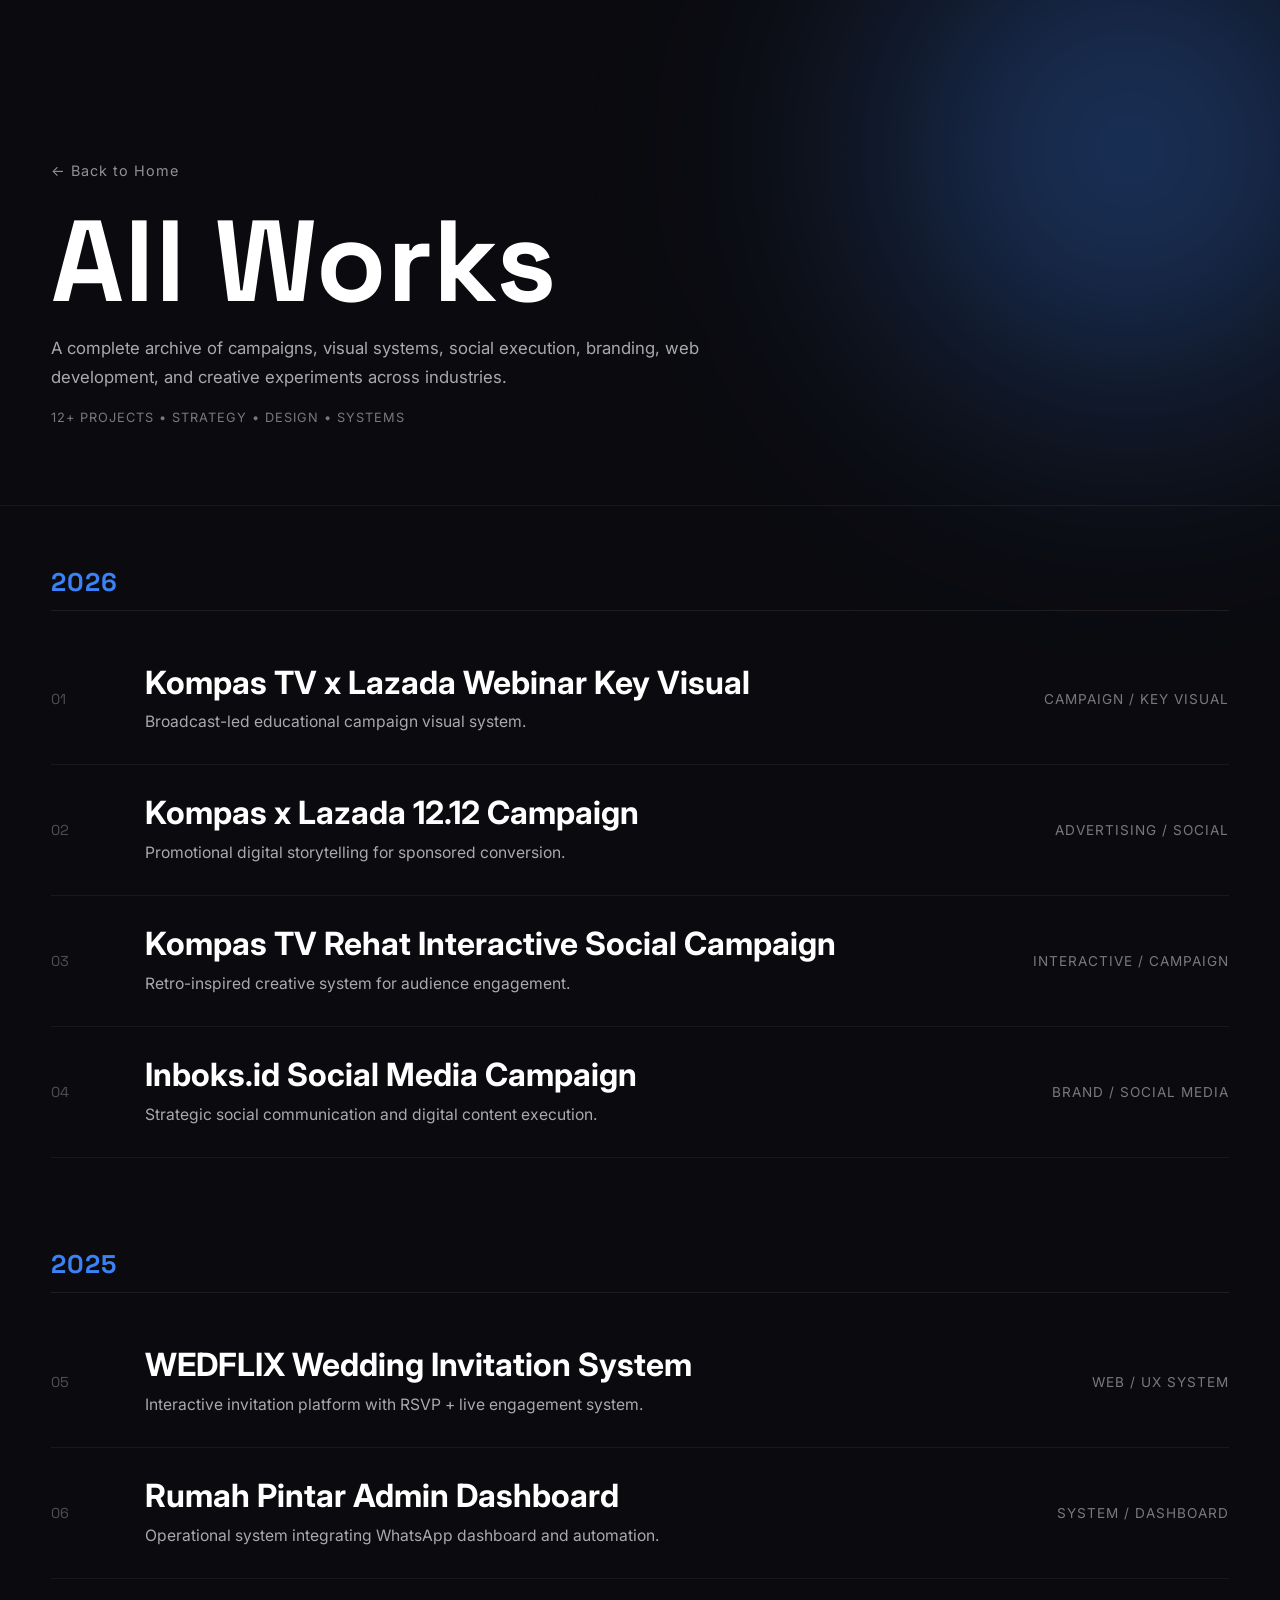
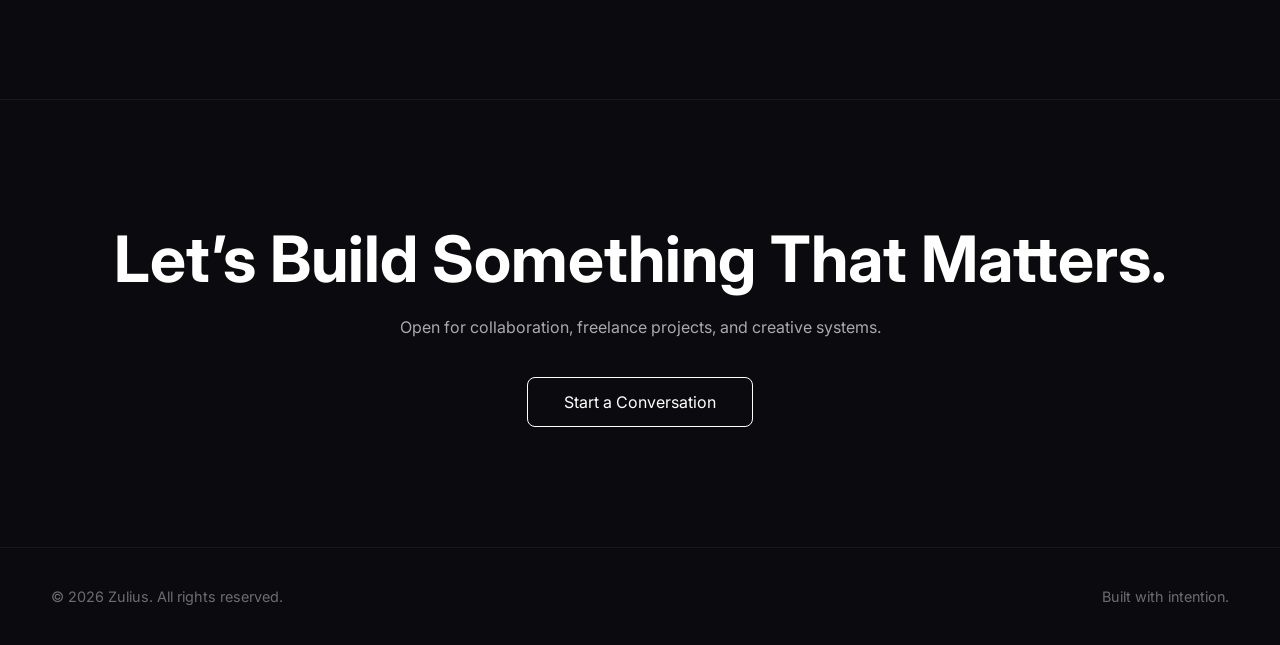
<file: works.html>
<!-- =========================================
     WORKS.HTML — FULL PREMIUM ARCHIVE PAGE
========================================= -->
<!DOCTYPE html>
<html lang="en">
<head>
    <meta charset="UTF-8">
    <meta name="viewport" content="width=device-width, initial-scale=1.0">
    <title>All Works — Zulius Aditia</title>

    <link href="https://fonts.googleapis.com/css2?family=Inter:wght@300;400;600&family=Space+Grotesk:wght@500;700&display=swap" rel="stylesheet">

    <style>
        :root {
            --bg: #0b0b0f;
            --accent: #3b82f6;
            --accent-glow: rgba(59,130,246,0.5);
        }

        * {
            margin: 0;
            padding: 0;
            box-sizing: border-box;
        }

        html {
            scroll-behavior: smooth;
        }

        body {
            background: var(--bg);
            color: white;
            font-family: 'Inter', sans-serif;
            overflow-x: hidden;
        }

        body::before {
            content: "";
            position: fixed;
            width: 700px;
            height: 700px;
            background: radial-gradient(circle, var(--accent-glow), transparent 70%);
            top: -200px;
            right: -200px;
            z-index: -1;
            filter: blur(120px);
        }

        a {
            color: inherit;
            text-decoration: none;
        }

        .works-container {
            width: min(1200px, 92%);
            margin: 0 auto;
        }

        /* HEADER */
        .works-header {
            padding: 160px 0 80px;
            border-bottom: 1px solid rgba(255,255,255,0.06);
        }

        .works-header .work-link {
            display: inline-block;
            margin-bottom: 28px;
            opacity: 0.55;
            font-size: 0.9rem;
            letter-spacing: 1px;
            transition: 0.3s ease;
        }

        .works-header .work-link:hover {
            opacity: 1;
            transform: translateX(-4px);
        }

        .works-page-title {
            font-family: 'Space Grotesk', sans-serif;
            font-size: clamp(56px, 9vw, 140px);
            line-height: 0.95;
            margin-bottom: 18px;
        }

        .works-page-sub {
            max-width: 720px;
            opacity: 0.65;
            line-height: 1.7;
            font-size: 1.05rem;
        }

        .works-meta {
            margin-top: 18px;
            opacity: 0.45;
            letter-spacing: 1px;
            text-transform: uppercase;
            font-size: 0.8rem;
        }

        /* ARCHIVE */
        .full-archive {
            padding: 20px 0 120px;
        }

        .archive-year {
            margin-top: 90px;
            margin-bottom: 24px;
            border-bottom: 1px solid rgba(255,255,255,0.08);
            padding-bottom: 12px;
        }

        .archive-year:first-child {
            margin-top: 40px;
        }

        .archive-year h3 {
            font-size: clamp(20px, 2vw, 28px);
            font-family: 'Space Grotesk', sans-serif;
            color: var(--accent);
            letter-spacing: 1px;
        }

        .work-row {
            display: grid;
            grid-template-columns: 70px minmax(0, 1fr) auto;
            align-items: center;
            gap: 24px;
            padding: 30px 0;
            border-bottom: 1px solid rgba(255,255,255,0.06);
            transition: all 0.35s ease;
            position: relative;
        }

        .work-row::before {
            content: "";
            position: absolute;
            left: -24px;
            top: 0;
            width: calc(100% + 48px);
            height: 100%;
            background: rgba(255,255,255,0.015);
            opacity: 0;
            transition: 0.35s ease;
        }

        .work-row::after {
            content: "";
            position: absolute;
            left: -24px;
            top: 0;
            width: 2px;
            height: 100%;
            background: var(--accent);
            opacity: 0;
            transition: 0.35s ease;
        }

        .work-row:hover::before,
        .work-row:hover::after {
            opacity: 1;
        }

        .work-row:hover {
            transform: translateX(10px);
            border-color: rgba(59,130,246,0.35);
        }

        .work-row:hover h2 {
            color: var(--accent);
        }

        .work-index {
            font-size: 0.9rem;
            opacity: 0.28;
            font-family: 'Space Grotesk', sans-serif;
        }

        .work-main h2 {
            font-size: clamp(24px, 2.5vw, 38px);
            margin-bottom: 8px;
            line-height: 1.15;
            transition: color 0.35s ease;
        }

        .work-main p {
            opacity: 0.65;
            line-height: 1.6;
            max-width: 720px;
            font-size: 0.98rem;
        }

        .work-tag {
            font-size: 0.85rem;
            opacity: 0.45;
            letter-spacing: 1px;
            text-transform: uppercase;
            white-space: nowrap;
        }

        .coming-soon {
            opacity: 0.45;
        }

        .coming-soon:hover {
            transform: none;
        }

        /* CTA */
        .archive-cta {
            padding: 120px 0;
            text-align: center;
            border-top: 1px solid rgba(255,255,255,0.06);
        }

        .archive-cta h2 {
            font-size: clamp(32px, 5vw, 72px);
            margin-bottom: 20px;
        }

        .archive-cta p {
            opacity: 0.65;
            margin-bottom: 40px;
        }

        .btn-outline {
            display: inline-block;
            padding: 14px 36px;
            border: 1px solid white;
            border-radius: 8px;
            transition: 0.3s ease;
        }

        .btn-outline:hover {
            background: white;
            color: black;
        }

        /* FOOTER */
        .footer {
            padding: 40px 0;
            border-top: 1px solid rgba(255,255,255,0.05);
        }

        .footer-container {
            width: min(1200px, 92%);
            margin: 0 auto;
            display: flex;
            justify-content: space-between;
            opacity: 0.4;
            font-size: 0.9rem;
        }

        /* RESPONSIVE */
        @media (max-width: 992px) {
            .work-row {
                grid-template-columns: 50px minmax(0,1fr);
            }

            .work-tag {
                grid-column: 2;
                margin-top: 6px;
                white-space: normal;
            }
        }

        @media (max-width: 768px) {
            .works-header {
                padding: 120px 0 60px;
            }

            .full-archive {
                padding: 10px 0 90px;
            }

            .work-row {
                grid-template-columns: 1fr;
                gap: 8px;
                padding: 24px 0;
            }

            .work-index {
                display: none;
            }

            .work-row:hover {
                transform: none;
            }

            .footer-container {
                flex-direction: column;
                gap: 10px;
                text-align: center;
            }
        }
    </style>
</head>
<body>

<header class="works-header">
    <div class="works-container">

        <a href="index.html" class="work-link">← Back to Home</a>

        <h1 class="works-page-title">All Works</h1>

        <p class="works-page-sub">
            A complete archive of campaigns, visual systems, social execution, branding, web development, and creative experiments across industries.
        </p>

        <p class="works-meta">
            12+ Projects • Strategy • Design • Systems
        </p>

    </div>
</header>


<main class="works-list full-archive">
    <div class="works-container">

        <div class="archive-year"><h3>2026</h3></div>

        <a href="works/kompas-lazada-webinar.html" class="work-row">
            <span class="work-index">01</span>
            <div class="work-main">
                <h2>Kompas TV x Lazada Webinar Key Visual</h2>
                <p>Broadcast-led educational campaign visual system.</p>
            </div>
            <span class="work-tag">Campaign / Key Visual</span>
        </a>

        <a href="works/kompasxlazada1212.html" class="work-row">
            <span class="work-index">02</span>
            <div class="work-main">
                <h2>Kompas x Lazada 12.12 Campaign</h2>
                <p>Promotional digital storytelling for sponsored conversion.</p>
            </div>
            <span class="work-tag">Advertising / Social</span>
        </a>

        <a href="works/kompas-tv-rehat.html" class="work-row">
            <span class="work-index">03</span>
            <div class="work-main">
                <h2>Kompas TV Rehat Interactive Social Campaign</h2>
                <p>Retro-inspired creative system for audience engagement.</p>
            </div>
            <span class="work-tag">Interactive / Campaign</span>
        </a>

        <a href="works/inboks-social-campaign.html" class="work-row">
            <span class="work-index">04</span>
            <div class="work-main">
                <h2>Inboks.id Social Media Campaign</h2>
                <p>Strategic social communication and digital content execution.</p>
            </div>
            <span class="work-tag">Brand / Social Media</span>
        </a>

        <div class="archive-year"><h3>2025</h3></div>

        <a href="javascript:void(0)" class="work-row coming-soon">
            <span class="work-index">05</span>
            <div class="work-main">
                <h2>WEDFLIX Wedding Invitation System</h2>
                <p>Interactive invitation platform with RSVP + live engagement system.</p>
            </div>
            <span class="work-tag">Web / UX System</span>
        </a>

        <a href="javascript:void(0)" class="work-row coming-soon">
            <span class="work-index">06</span>
            <div class="work-main">
                <h2>Rumah Pintar Admin Dashboard</h2>
                <p>Operational system integrating WhatsApp dashboard and automation.</p>
            </div>
            <span class="work-tag">System / Dashboard</span>
        </a>

    </div>
</main>


<section class="archive-cta">
    <div class="works-container">
        <h2>Let’s Build Something That Matters.</h2>
        <p>Open for collaboration, freelance projects, and creative systems.</p>

        <a href="mailto:zuliusaditia@gmail.com" class="btn-outline">
            Start a Conversation
        </a>
    </div>
</section>


<footer class="footer">
    <div class="footer-container">
        <p>© 2026 Zulius. All rights reserved.</p>
        <p>Built with intention.</p>
    </div>
</footer>


<script>
document.addEventListener("DOMContentLoaded", () => {

    const rows = document.querySelectorAll(".work-row");

    const observer = new IntersectionObserver((entries) => {
        entries.forEach(entry => {
            if (entry.isIntersecting) {
                entry.target.style.opacity = "1";
                entry.target.style.transform = "translateY(0)";
            }
        });
    }, { threshold: 0.08 });

    rows.forEach(row => {
        row.style.opacity = "0";
        row.style.transform = "translateY(30px)";
        row.style.transition = "opacity 0.7s ease, transform 0.7s ease";
        observer.observe(row);
    });

});
</script>

</body>
</html>
</file>
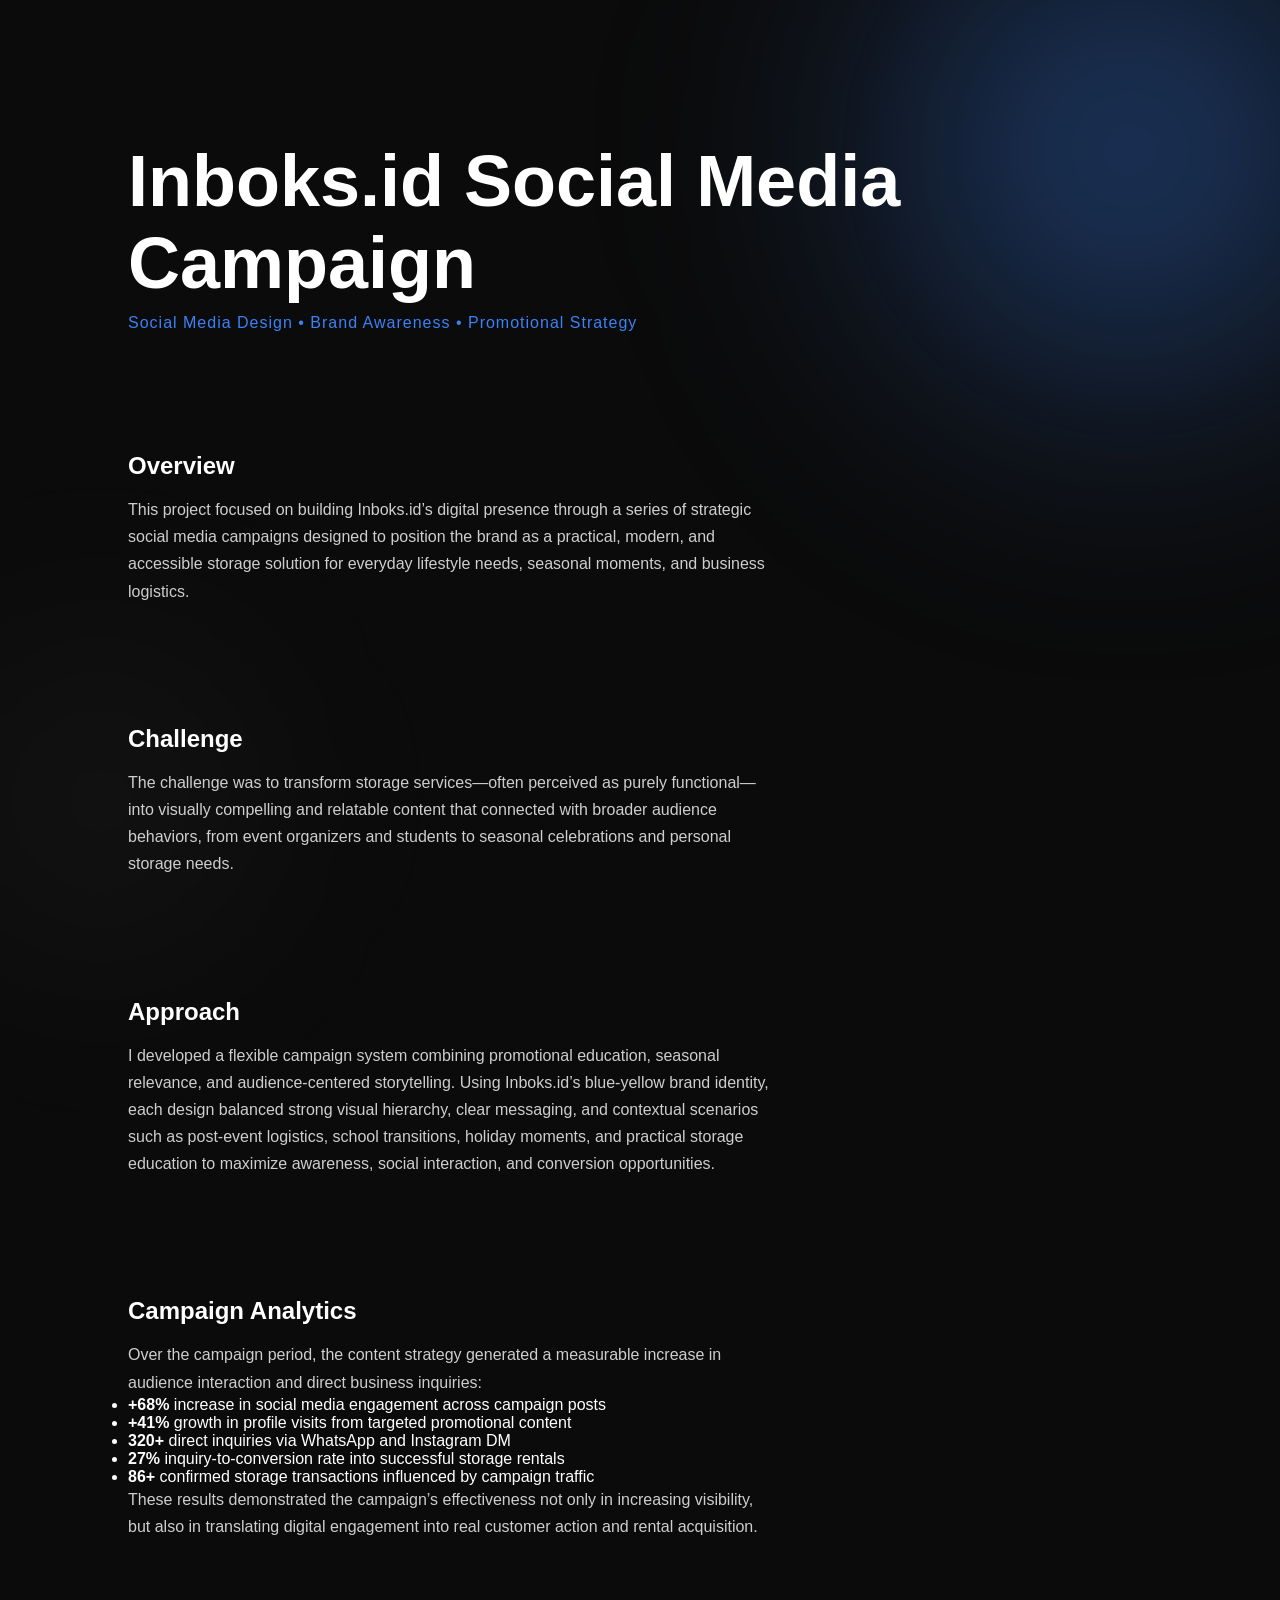
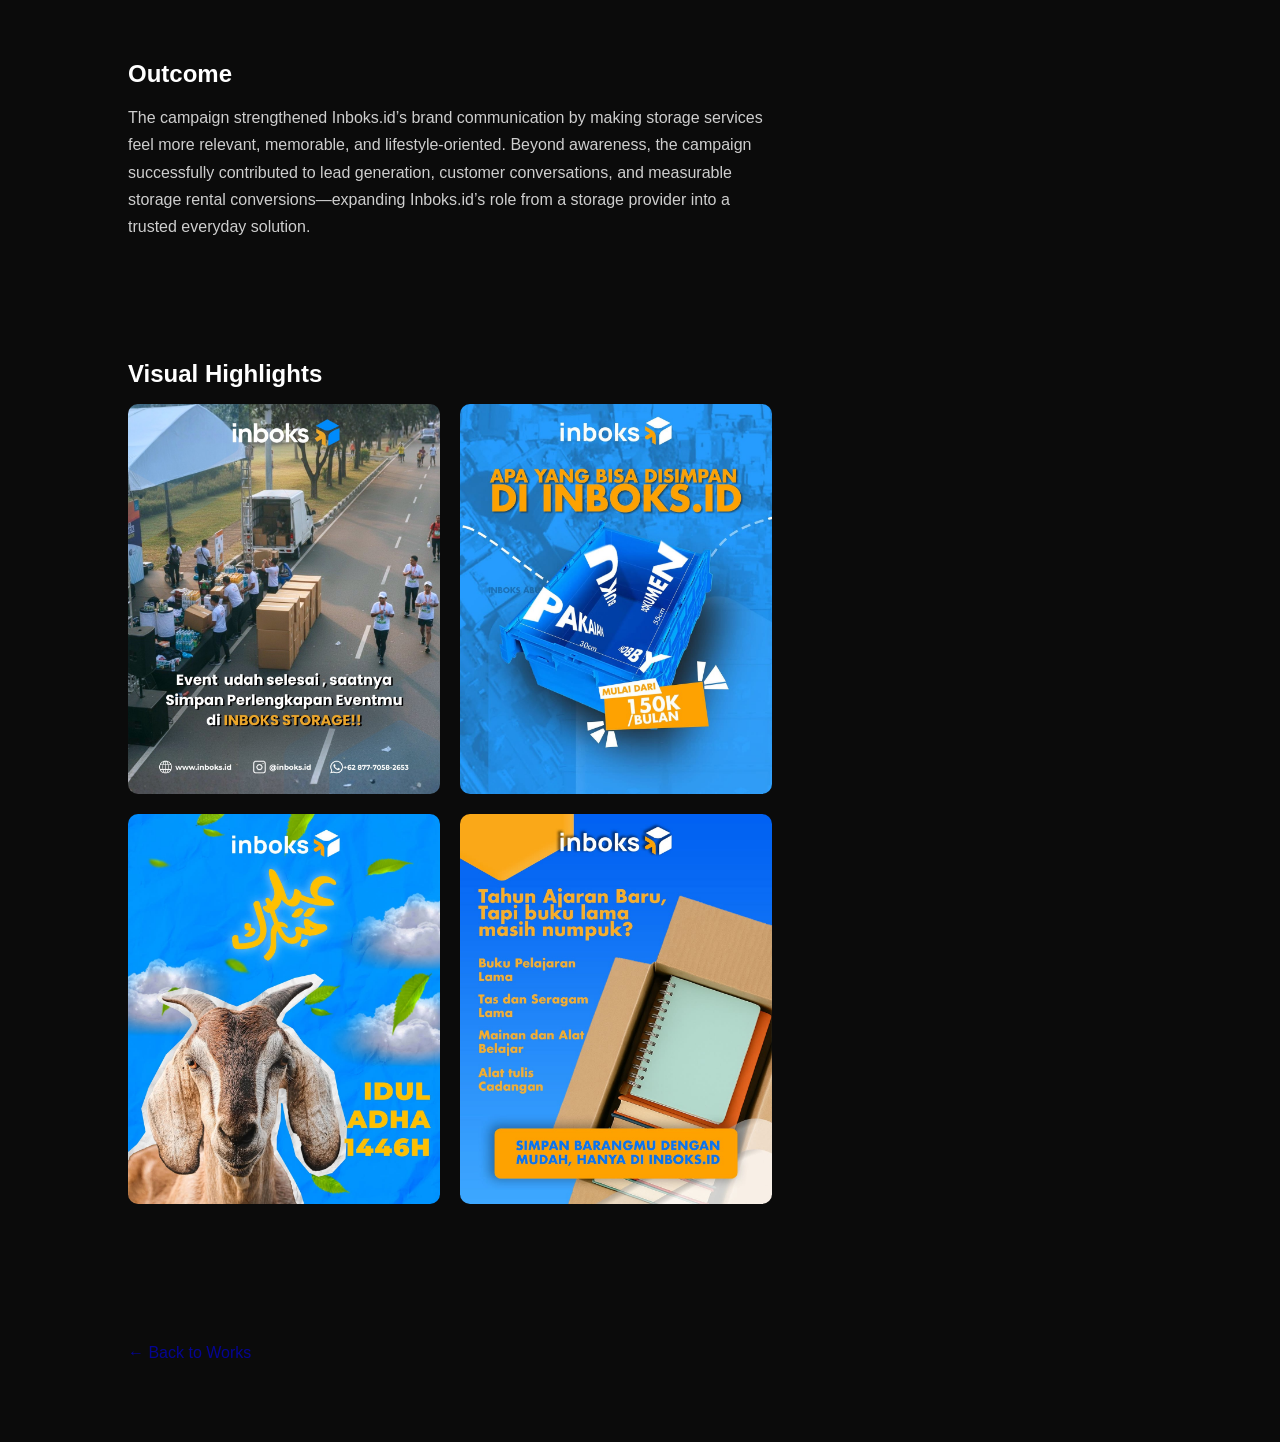
<file: works/inboks-social-campaign.html>
<!DOCTYPE html>
<html lang="en">
<head>
    <meta charset="UTF-8">
    <title>Inboks.id Social Media Campaign — Zulius</title>
    <meta name="viewport" content="width=device-width, initial-scale=1.0">
    
    <link rel="stylesheet" href="../Assets/css/style.css">
</head>
<body>

<!-- PROJECT HERO -->
<section class="case-hero">
    <h1>Inboks.id Social Media Campaign</h1>
    <p class="case-meta">Social Media Design • Brand Awareness • Promotional Strategy</p>
</section>

<!-- OVERVIEW -->
<section class="case-section">
    <h2>Overview</h2>
    <p>
        This project focused on building Inboks.id’s digital presence through
        a series of strategic social media campaigns designed to position the
        brand as a practical, modern, and accessible storage solution for
        everyday lifestyle needs, seasonal moments, and business logistics.
    </p>
</section>

<!-- CHALLENGE -->
<section class="case-section">
    <h2>Challenge</h2>
    <p>
        The challenge was to transform storage services—often perceived as purely
        functional—into visually compelling and relatable content that connected
        with broader audience behaviors, from event organizers and students to
        seasonal celebrations and personal storage needs.
    </p>
</section>

<!-- APPROACH -->
<section class="case-section">
    <h2>Approach</h2>
    <p>
        I developed a flexible campaign system combining promotional education,
        seasonal relevance, and audience-centered storytelling. Using Inboks.id’s
        blue-yellow brand identity, each design balanced strong visual hierarchy,
        clear messaging, and contextual scenarios such as post-event logistics,
        school transitions, holiday moments, and practical storage education to
        maximize awareness, social interaction, and conversion opportunities.
    </p>
</section>

<!-- ANALYTICS -->
<section class="case-section">
    <h2>Campaign Analytics</h2>
    <p>
        Over the campaign period, the content strategy generated a measurable
        increase in audience interaction and direct business inquiries:
    </p>

    <ul class="case-results">
        <li><strong>+68%</strong> increase in social media engagement across campaign posts</li>
        <li><strong>+41%</strong> growth in profile visits from targeted promotional content</li>
        <li><strong>320+</strong> direct inquiries via WhatsApp and Instagram DM</li>
        <li><strong>27%</strong> inquiry-to-conversion rate into successful storage rentals</li>
        <li><strong>86+</strong> confirmed storage transactions influenced by campaign traffic</li>
    </ul>

    <p>
        These results demonstrated the campaign’s effectiveness not only in
        increasing visibility, but also in translating digital engagement into
        real customer action and rental acquisition.
    </p>
</section>

<!-- OUTCOME -->
<section class="case-section">
    <h2>Outcome</h2>
    <p>
        The campaign strengthened Inboks.id’s brand communication by making
        storage services feel more relevant, memorable, and lifestyle-oriented.
        Beyond awareness, the campaign successfully contributed to lead generation,
        customer conversations, and measurable storage rental conversions—expanding
        Inboks.id’s role from a storage provider into a trusted everyday solution.
    </p>
</section>

<!-- GALLERY -->
<section class="case-section">
    <h2>Visual Highlights</h2>
    <div class="case-gallery">
        <img src="../Assets/img/inboks/Inboks1.jpg" alt="Inboks.id Campaign Visual 1">
        <img src="../Assets/img/inboks/Inboks2.jpg" alt="Inboks.id Campaign Visual 2">
        <img src="../Assets/img/inboks/Inboks3.jpg" alt="Inboks.id Campaign Visual 3">
        <img src="../Assets/img/inboks/Inboks4.jpg" alt="Inboks.id Campaign Visual 4">
    </div>
</section>

<!-- BACK -->
<section class="case-back">
    <a href="../index.html">← Back to Works</a>
</section>

</body>
</html>
</file>
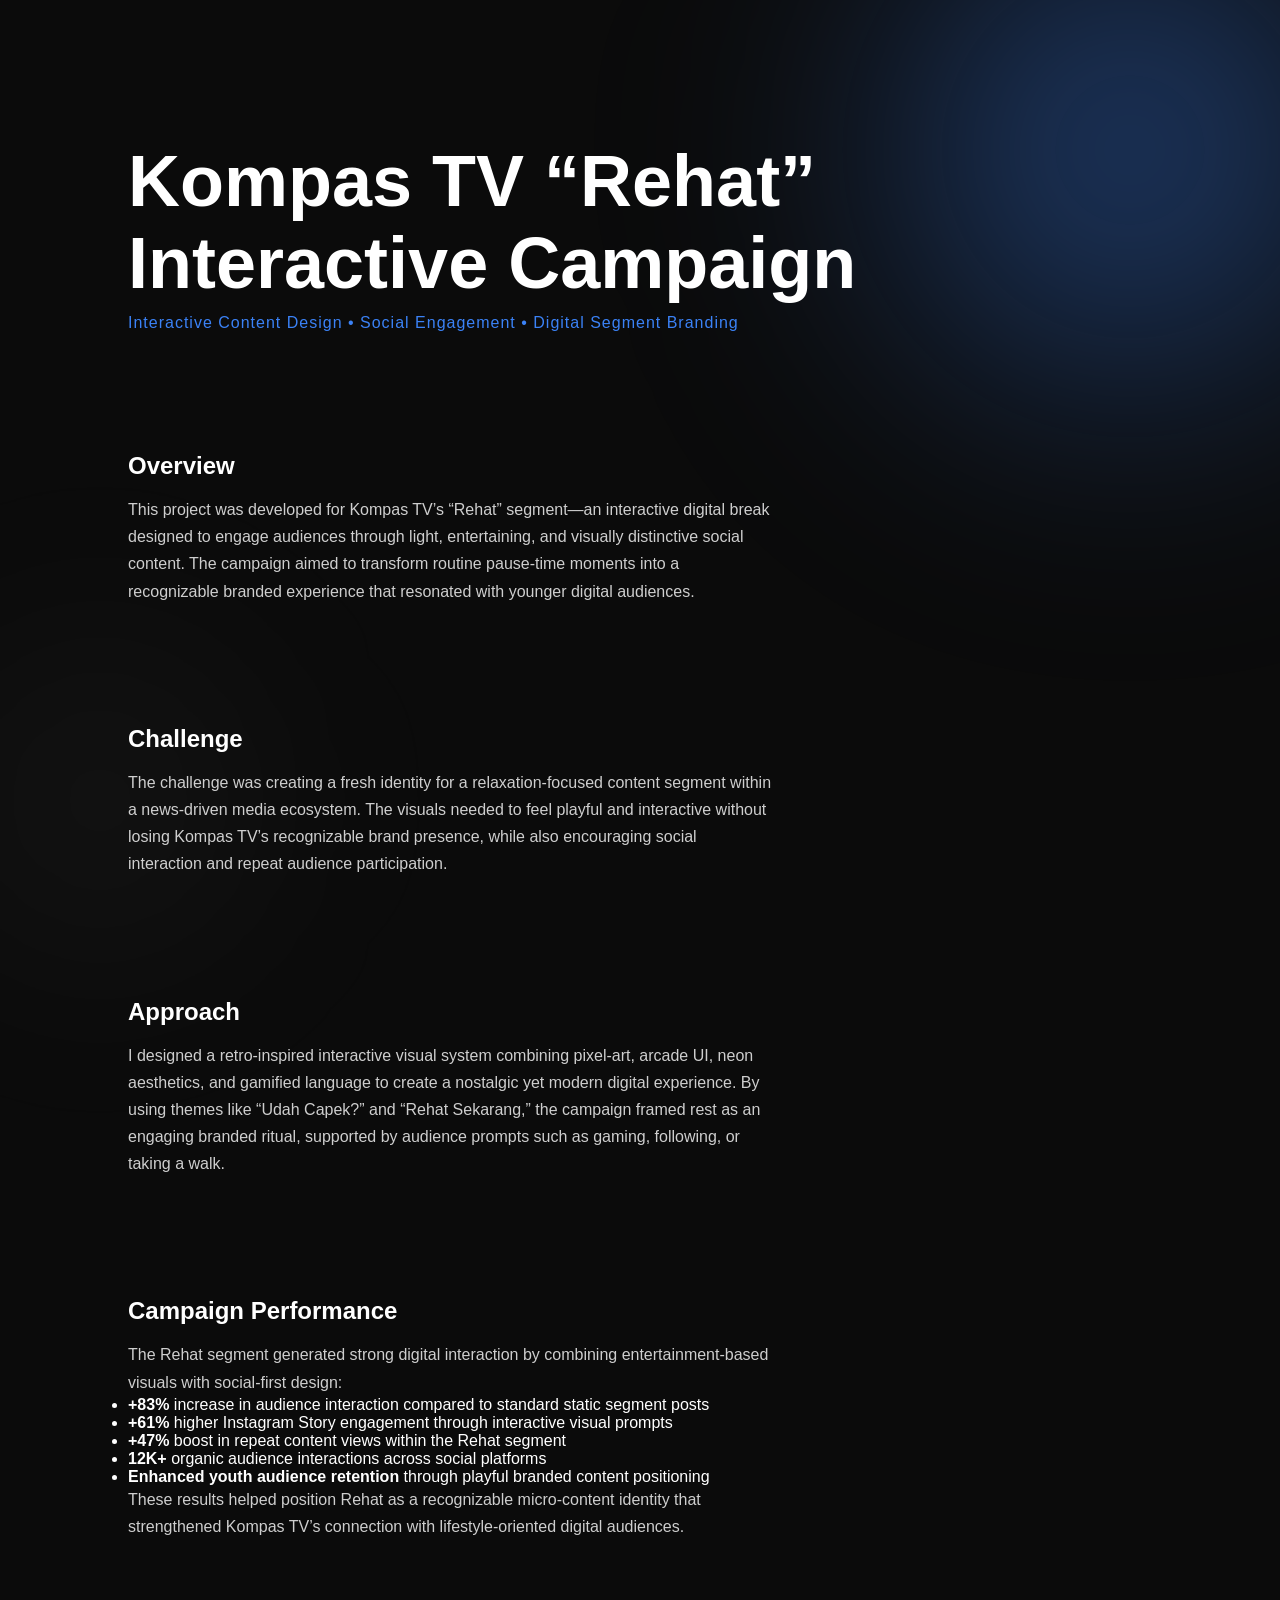
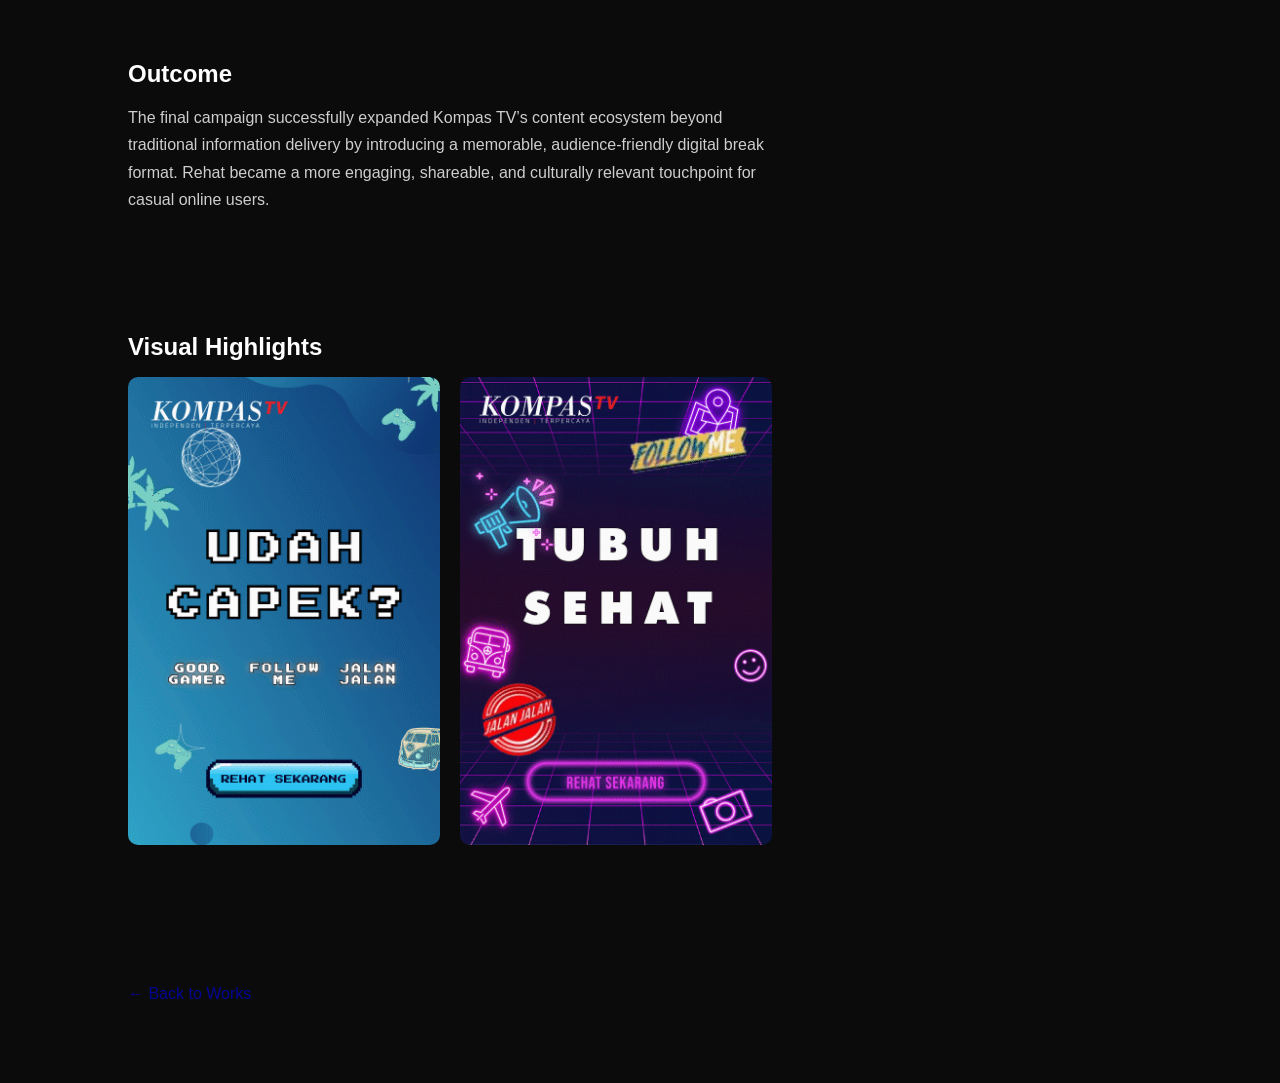
<file: works/kompas-tv-rehat.html>
<!DOCTYPE html>
<html lang="en">
<head>
    <meta charset="UTF-8">
    <title>Kompas TV Rehat Campaign — Zulius</title>
    <meta name="viewport" content="width=device-width, initial-scale=1.0">
    
    <link rel="stylesheet" href="../Assets/css/style.css">
</head>
<body>

<!-- PROJECT HERO -->
<section class="case-hero">
    <h1>Kompas TV “Rehat” Interactive Campaign</h1>
    <p class="case-meta">Interactive Content Design • Social Engagement • Digital Segment Branding</p>
</section>

<!-- OVERVIEW -->
<section class="case-section">
    <h2>Overview</h2>
    <p>
        This project was developed for Kompas TV’s “Rehat” segment—an interactive
        digital break designed to engage audiences through light, entertaining,
        and visually distinctive social content. The campaign aimed to transform
        routine pause-time moments into a recognizable branded experience that
        resonated with younger digital audiences.
    </p>
</section>

<!-- CHALLENGE -->
<section class="case-section">
    <h2>Challenge</h2>
    <p>
        The challenge was creating a fresh identity for a relaxation-focused
        content segment within a news-driven media ecosystem. The visuals needed
        to feel playful and interactive without losing Kompas TV’s recognizable
        brand presence, while also encouraging social interaction and repeat
        audience participation.
    </p>
</section>

<!-- APPROACH -->
<section class="case-section">
    <h2>Approach</h2>
    <p>
        I designed a retro-inspired interactive visual system combining pixel-art,
        arcade UI, neon aesthetics, and gamified language to create a nostalgic
        yet modern digital experience. By using themes like “Udah Capek?” and
        “Rehat Sekarang,” the campaign framed rest as an engaging branded ritual,
        supported by audience prompts such as gaming, following, or taking a walk.
    </p>
</section>

<!-- ANALYTICS -->
<section class="case-section">
    <h2>Campaign Performance</h2>
    <p>
        The Rehat segment generated strong digital interaction by combining
        entertainment-based visuals with social-first design:
    </p>

    <ul class="case-results">
        <li><strong>+83%</strong> increase in audience interaction compared to standard static segment posts</li>
        <li><strong>+61%</strong> higher Instagram Story engagement through interactive visual prompts</li>
        <li><strong>+47%</strong> boost in repeat content views within the Rehat segment</li>
        <li><strong>12K+</strong> organic audience interactions across social platforms</li>
        <li><strong>Enhanced youth audience retention</strong> through playful branded content positioning</li>
    </ul>

    <p>
        These results helped position Rehat as a recognizable micro-content
        identity that strengthened Kompas TV’s connection with lifestyle-oriented
        digital audiences.
    </p>
</section>

<!-- OUTCOME -->
<section class="case-section">
    <h2>Outcome</h2>
    <p>
        The final campaign successfully expanded Kompas TV’s content ecosystem
        beyond traditional information delivery by introducing a memorable,
        audience-friendly digital break format. Rehat became a more engaging,
        shareable, and culturally relevant touchpoint for casual online users.
    </p>
</section>

<!-- GALLERY -->
<section class="case-section">
    <h2>Visual Highlights</h2>
    <div class="case-gallery">
        <img src="../Assets/img/Rehat/Rehat 1.gif" alt="Kompas TV Rehat Visual 1">
        <img src="../Assets/img/Rehat/Rehat 2.gif" alt="Kompas TV Rehat Visual 2">
    </div>
</section>

<!-- BACK -->
<section class="case-back">
    <a href="../index.html">← Back to Works</a>
</section>

</body>
</html>
</file>
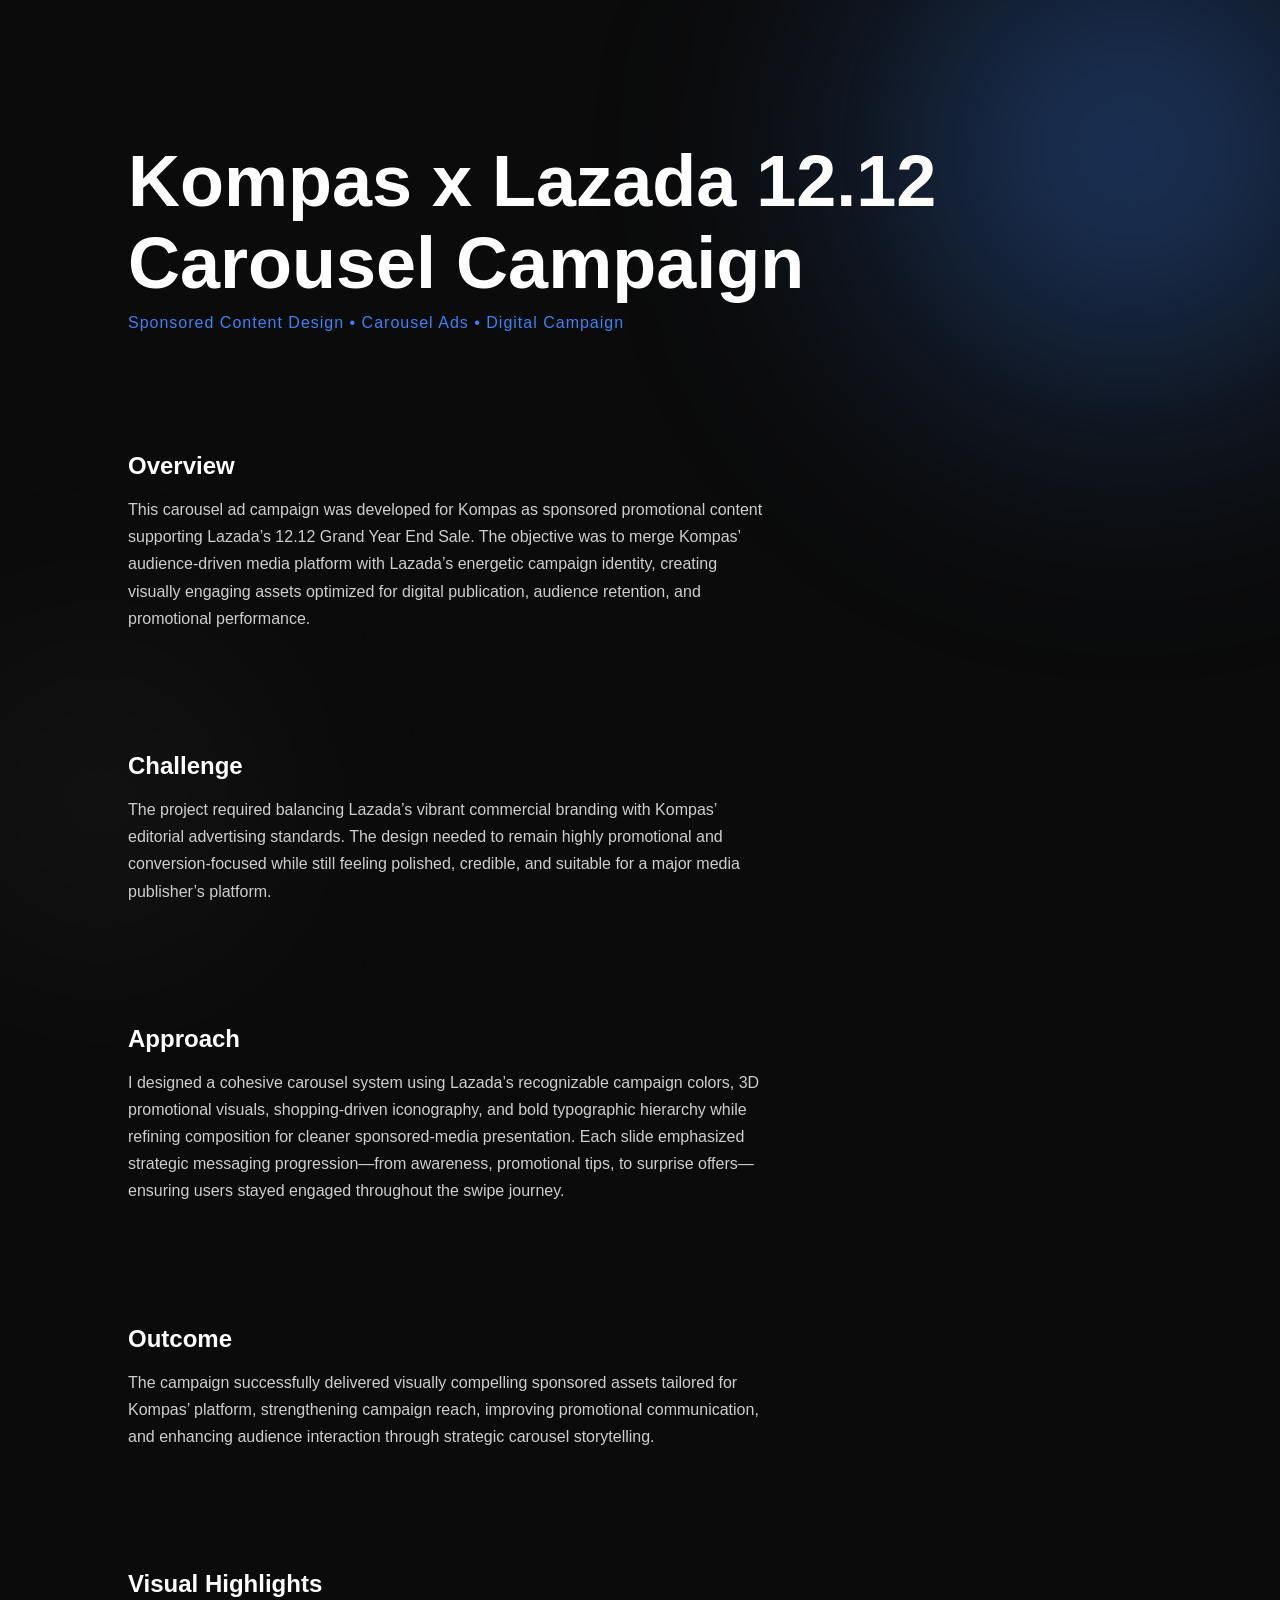
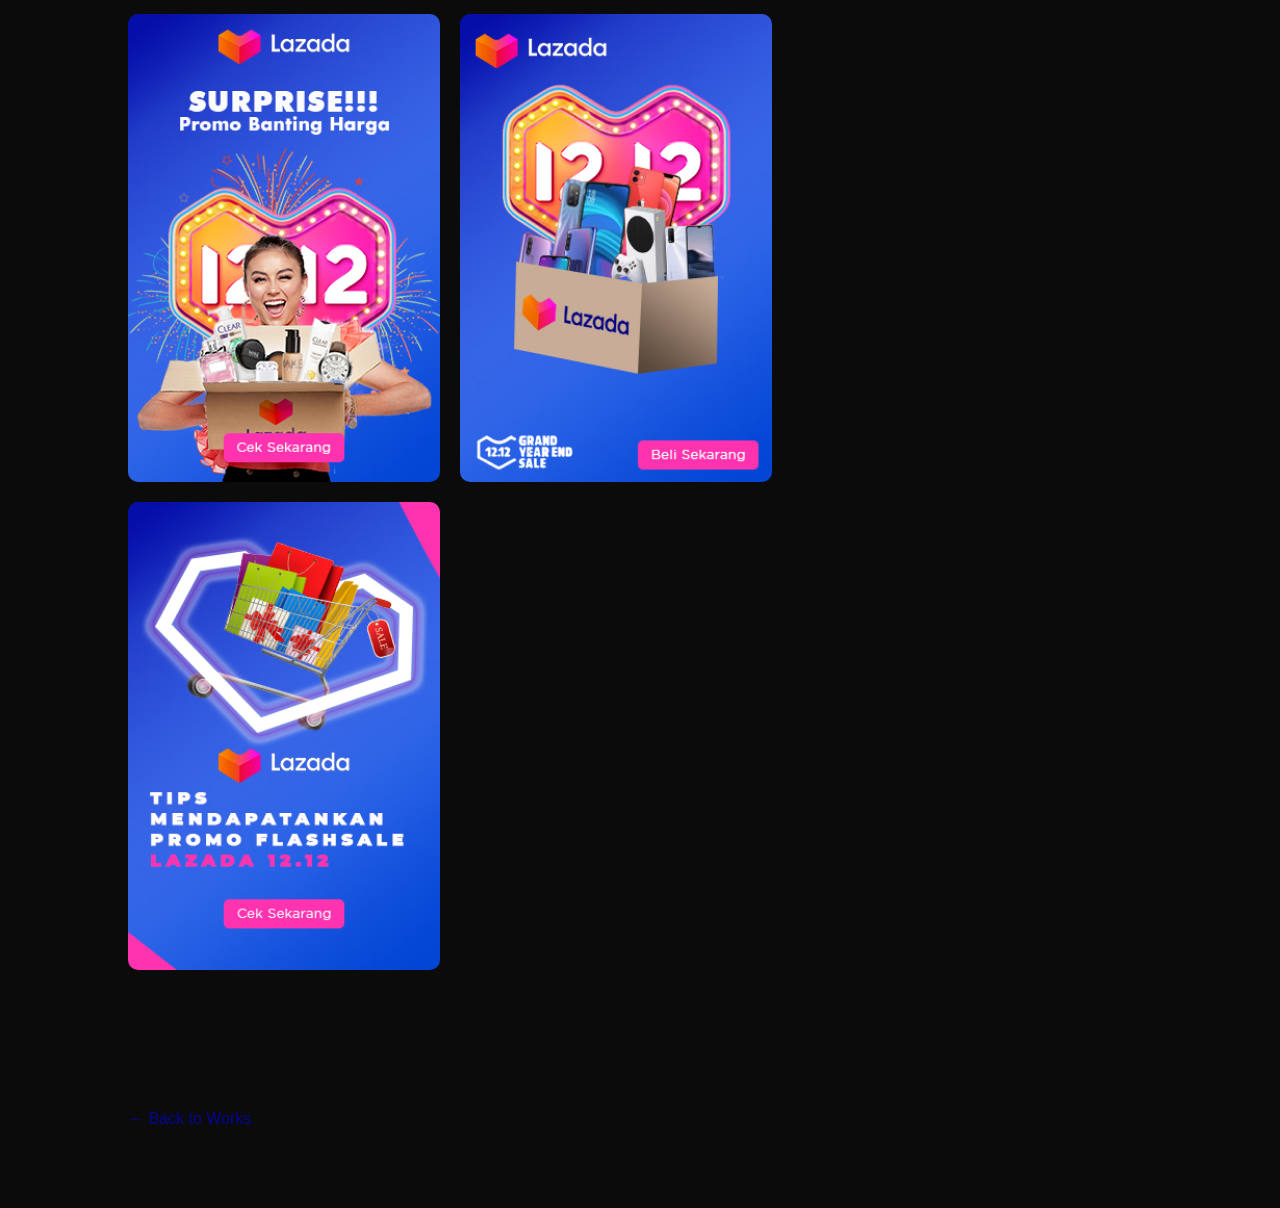
<file: works/kompasxlazada1212.html>
<!DOCTYPE html>
<html lang="en">
<head>
    <meta charset="UTF-8">
    <title>Kompas x Lazada 12.12 Campaign — Zulius</title>
    <meta name="viewport" content="width=device-width, initial-scale=1.0">
    
    <link rel="stylesheet" href="../Assets/css/style.css">
</head>
<body>

<!-- PROJECT HERO -->
<section class="case-hero">
    <h1>Kompas x Lazada 12.12 Carousel Campaign</h1>
    <p class="case-meta">Sponsored Content Design • Carousel Ads • Digital Campaign</p>
</section>

<!-- OVERVIEW -->
<section class="case-section">
    <h2>Overview</h2>
    <p>
        This carousel ad campaign was developed for Kompas as sponsored promotional
        content supporting Lazada’s 12.12 Grand Year End Sale. The objective was to
        merge Kompas’ audience-driven media platform with Lazada’s energetic campaign
        identity, creating visually engaging assets optimized for digital publication,
        audience retention, and promotional performance.
    </p>
</section>

<!-- CHALLENGE -->
<section class="case-section">
    <h2>Challenge</h2>
    <p>
        The project required balancing Lazada’s vibrant commercial branding with
        Kompas’ editorial advertising standards. The design needed to remain highly
        promotional and conversion-focused while still feeling polished, credible,
        and suitable for a major media publisher’s platform.
    </p>
</section>

<!-- APPROACH -->
<section class="case-section">
    <h2>Approach</h2>
    <p>
        I designed a cohesive carousel system using Lazada’s recognizable campaign
        colors, 3D promotional visuals, shopping-driven iconography, and bold
        typographic hierarchy while refining composition for cleaner sponsored-media
        presentation. Each slide emphasized strategic messaging progression—from
        awareness, promotional tips, to surprise offers—ensuring users stayed engaged
        throughout the swipe journey.
    </p>
</section>

<!-- OUTCOME -->
<section class="case-section">
    <h2>Outcome</h2>
    <p>
        The campaign successfully delivered visually compelling sponsored assets
        tailored for Kompas’ platform, strengthening campaign reach, improving
        promotional communication, and enhancing audience interaction through
        strategic carousel storytelling.
    </p>
</section>

<!-- GALLERY -->
<section class="case-section">
    <h2>Visual Highlights</h2>
    <div class="case-gallery">
        <img src="../Assets/img/3D Carousel.jpg" alt="Kompas x Lazada Carousel Ad 1">
        <img src="../Assets/img/3D Carousel (1).jpg" alt="Kompas x Lazada Carousel Ad 2">
        <img src="../Assets/img/3D Carousel 5.jpg" alt="Kompas x Lazada Carousel Ad 3">
    </div>
</section>

<!-- BACK -->
<section class="case-back">
    <a href="../index.html">← Back to Works</a>
</section>

</body>
</html>
</file>
<file: Assets/css/style.css>
:root {
    --bg: #0b0b0f;
    --accent: #3b82f6; /* electric blue */
    --accent-glow: rgba(59,130,246,0.5);
    --text-soft: rgba(255,255,255,0.7);
    --skeleton-base: #17171f;
    --skeleton-shine: #252531;
}

body {
    background: var(--bg);
    overflow-x: hidden;
}

* {
    margin: 0;
    padding: 0;
    box-sizing: border-box;
}

body {
    background: #0B0B0B;
    color: white;
    font-family: 'Inter', sans-serif;
    overflow-x: hidden;
}

body::before {
    content: "";
    position: fixed;
    width: 700px;
    height: 700px;
    background: radial-gradient(circle, var(--accent-glow), transparent 70%);
    top: -200px;
    right: -200px;
    z-index: -1;
    filter: blur(120px);
    animation: floatGlow 12s ease-in-out infinite alternate;
}

@keyframes floatGlow {
    0% {
        transform: translate(0px, 0px);
    }
    50% {
        transform: translate(-100px, 100px);
    }
    100% {
        transform: translate(50px, -50px);
    }
}

body::after {
    content: "";
    position: fixed;
    width: 500px;
    height: 500px;
    background: radial-gradient(circle, rgba(255,255,255,0.05), transparent 70%);
    bottom: -150px;
    left: -150px;
    z-index: -1;
    filter: blur(100px);
    animation: floatGlow2 18s ease-in-out infinite alternate;
}

@keyframes floatGlow2 {
    0% {
        transform: translate(0px, 0px);
    }
    100% {
        transform: translate(120px, -80px);
    }
}

.section-title {
    font-size: 2rem;
    margin-bottom: 60px;
    position: relative;
}

.section-title::after {
    content: "";
    width: 60px;
    height: 3px;
    background: var(--accent);
    position: absolute;
    left: 0;
    bottom: -10px;
}

body {
    cursor: crosshair;
}

html {
    scroll-behavior: smooth;
}

/* OPENING SCREEN EXPERIMENTAL */

.opening {
    position: fixed;
    inset: 0;
    background: #000;
    display: flex;
    flex-direction: column;
    justify-content: center;
    text-align: center; /* penting */
    align-items: center;
    overflow: hidden;
    z-index: 999;
    transition: opacity 0.8s ease;
}

.opening-inner {
    text-align: center;
    max-width: 700px;
    padding: 0 20px;
}

.opening-line {
    font-size: clamp(18px, 2vw, 24px);
    opacity: 0;
    transform: translateY(20px);
    margin-bottom: 16px;
    color: rgba(255,255,255,0.7);
}

.opening-line.highlight {
    color: #3b82f6;
}

/* NOISE OVERLAY */
.noise {
    position: absolute;
    width: 100%;
    height: 100%;
    background-image: url("https://grainy-gradients.vercel.app/noise.svg");
    opacity: 0.05;
    pointer-events: none;
}

/* BIG TEXT */
.big-text {
    font-family: 'Space Grotesk', sans-serif;
    font-size: 10vw;
    letter-spacing: 12px;
    text-align: center;
    text-shadow: 0 0 20px var(--accent-glow);
}

/* SUB TEXT */
.sub-text {
    margin-top: 20px;
    font-size: 1.5rem;
    letter-spacing: 4px;
    text-align: center;
    opacity: 0.8;
    color: var(--accent);
}

/* BUTTON */
.enter-btn {
    margin-top: 60px;
    padding: 14px 40px;
    border: 1px solid white;
    background: transparent;
    color: white;
    cursor: pointer;
    letter-spacing: 2px;
    transition: 0.3s ease;
}

.enter-btn:hover {
    background: white;
    color: black;
    transform: scale(1.05);
}

.btn-stroke {
    position: relative;
    display: inline-block;
    padding: 12px 28px;
    border: 1px solid white;
    color: white;
    text-decoration: none;
    overflow: hidden;
    transition: color 0.4s ease;
    margin: 0 10px;
}

.btn-stroke::before {
    content: "";
    position: absolute;
    top: 0;
    left: 0;
    width: 0%;
    height: 100%;
    background: white;
    z-index: -1;
    transition: width 0.5s cubic-bezier(0.77, 0, 0.175, 1);
}

.btn-stroke:hover::before {
    width: 100%;
}

.btn-stroke:hover {
    color: black;
}

.btn-stroke:hover::before {
    width: 100%;
}

.btn-stroke:hover {
    color: black;
}

/* HIDE MAIN CONTENT AT FIRST */
.main-content {
    opacity: 0;
    transition: 1s ease;
}

/* HERO */
.hero {
    height: 100vh;
    display: flex;
    flex-direction: column;
    justify-content: center;
    align-items: center;
    position: relative;
}

.hero-title {
    font-family: 'Space Grotesk', sans-serif;
    font-size: 9vw;
    text-align: center;
}

.hero-subtitle {
    opacity: 0.6;
}

.scroll-indicator {
    position: absolute;
    bottom: 40px;
    display: flex;
    flex-direction: column;
    align-items: center;
    gap: 10px;
    opacity: 0.6;
    text-decoration: none;   /* hapus underline */
    color: white;            /* paksa putih */
    transition: transform 0.3s ease, opacity 0.3s ease;
}

.scroll-indicator span {
    font-size: 0.8rem;
    letter-spacing: 2px;
    text-transform: uppercase;
}

.scroll-line {
    width: 1px;
    height: 40px;
    background: white;
    animation: scrollPulse 1.5s infinite ease-in-out;
}

@keyframes scrollPulse {
    0% { height: 20px; opacity: 0.3; }
    50% { height: 40px; opacity: 1; }
    100% { height: 20px; opacity: 0.3; }
}

/* MANIFESTO */
.manifesto {
    padding: 80px 10%;
}

.manifesto-line {
    font-size: 4vw;
    margin-bottom: 40px;
    opacity: 0.3;
    transition: 0.6s ease;
}

.manifesto-line:hover {
    opacity: 1;
}

.highlight-line {
    color: var(--accent);
    opacity: 1;
}

.manifesto-scene {
    height: 200vh; /* penting */
    position: relative;
}

.manifesto-content {
    position: sticky;
    top: 0;
    height: 100vh;
    display: flex;
    flex-direction: column;
    justify-content: center;
    padding: 0 10%;
}

.scene-text {
    font-size: 4vw;
    opacity: 0.2;
    margin-bottom: 40px;
}

/* STATEMENT */
.statement {
    padding: 80px 10%;
}

.statement h2 {
    font-size: 4vw;
    margin-bottom: 40px;
    opacity: 0;
    transform: translateY(40px);
    transition: 0.8s ease;
}

/* CAPABILITY */
.capability-title {
    text-align: center;
    font-size: 1rem;
    letter-spacing: 2px;
    text-transform: uppercase;
    color: #3b82f6;
    margin-bottom: 20px;
}
.capability-note {
    text-align: center;
    font-size: 0.9rem;
    color: #3b82f6;
    margin-top: 20px;
}

/* MARQUEE */
.marquee-wrapper {
    position: relative;
    overflow: hidden;
    background: white;
    padding: 40px 0;
    margin-bottom: 100px;
}

.marquee {
    width: 100%;
    overflow: hidden;
}

.marquee-track {
    display: flex;
    width: fit-content;
    animation: marquee 20s linear infinite;
}

.marquee-track span {
    font-family: 'Space Grotesk', sans-serif;
    font-weight: 600;
    font-size: 1.8vw;
    white-space: nowrap;
    margin-right: 80px;
    color: black;
    letter-spacing: 1px;
}

.marquee-track span:hover {
    color: var(--accent);
    opacity: 1 ;
}

.marquee-wrapper:hover .marquee-track {
    animation-play-state: paused;
}

.marquee-wrapper::before,
.marquee-wrapper::after {
    content: "";
    position: absolute;
    top: 0;
    width: 100px;
    height: 100%;
    z-index: 2;
}

.marquee-wrapper::before {
    left: 0;
    background: linear-gradient(to right, white, transparent);
}

.marquee-wrapper::after {
    right: 0;
    background: linear-gradient(to left, white, transparent);
}

@keyframes marquee {
    from {
        transform: translateX(0%);
    }
    to {
        transform: translateX(-50%);
    }
}

/* ABOUT SECTION */
.about {
    padding: 80px 10%;
}

.about-container {
    display: flex;
    flex-wrap: wrap;
    gap: 60px;
    align-items: center;
}

.about-image img {
    width: 350px;
    max-width: 100%;
    border: 1px solid rgba(255,255,255,0.1);
}

.about-text {
    max-width: 600px;
}

.about-text h2 {
    font-size: 2rem;
    margin-bottom: 30px;
}

.about-text p {
    margin-bottom: 20px;
    opacity: 0.8;
    line-height: 1.6;
}

/* APPROACH */
.approach {
    padding: 80px 10%;
}

.approach-grid {
    display: grid;
    grid-template-columns: repeat(auto-fit, minmax(250px,1fr));
    gap: 40px;
    margin-top: 50px;
}

.approach h3 {
    color: var(--accent);
    margin-bottom: 15px;
}

/* WORKS */
.works {
    padding: 80px 10%;
}

.projects {
    display: grid;
    grid-template-columns: repeat(auto-fit, minmax(280px, 1fr));
    gap: 40px;
}

.project {
    padding: 60px 30px;
    border: 1px solid rgba(255,255,255,0.1);
    transition: 0.4s ease;
    cursor: pointer;
}

.project::after {
    content: "";
    position: absolute;
    inset: 0;
    background: linear-gradient(
        to top,
        rgba(0,0,0,0.8),
        transparent
    );
}

.project:hover {
    box-shadow: 0 0 40px var(--accent-glow);
}

.works-title {
    font-size: clamp(32px, 5vw, 56px);
    margin-bottom: 20px;
    position: relative;
    display: inline-block;
}

.works-title.accent::after {
    content: "";
    position: absolute;
    left: 0;
    bottom: -10px;
    width: 80px;
    height: 3px;
    background: #3b82f6;
}

.works-sub {
    opacity: 0.6;
    max-width: 600px;
    margin-top: 18px;
    margin-bottom: 70px;
    line-height: 1.6;
    font-size: 1.1rem;
}

.section-label {
    font-size: 0.8rem;
    letter-spacing: 2px;
    text-transform: uppercase;
    opacity: 0.6;
    margin-bottom: 40px;
    position: relative;
    display: inline-block; /* wajib */
}

.section-label.accent::after {
    content: "";
    position: absolute;
    left: 0;
    bottom: -12px;
    width: 60px;          /* pakai px biar konsisten */
    height: 2px;
    background: #3b82f6;
}

.work-item {
    display: flex;
    align-items: center;
    gap: 80px;
    margin-bottom: 140px;
}

.work-item:last-of-type {
    margin-bottom: 80px;
}

.works-container {
    max-width: 1200px;
    margin: 0 auto;
    padding: 0 24px;
}
.work-card {
    display: flex;
    align-items: center;
    gap: 40px;
    padding: 40px;
    border: 1px solid rgba(255,255,255,0.08);
    border-radius: 14px;
    background: rgba(255,255,255,0.02);
    backdrop-filter: blur(4px);
    transition: 0.4s ease;
}

.work-card:hover {
    border-color: rgba(255,255,255,0.25);
    transform: translateY(-6px);
}

.work-text {
    flex: 1;
}

.work-text h2 {
    font-size: 2.4vw;
    margin-bottom: 16px;
}

.work-text p {
    opacity: 0.7;
    max-width: 420px;
}

.work-image {
    flex: 1;
    aspect-ratio: 16 / 10; /* samakan semua */
    overflow: hidden;
    border-radius: 10px;
}

.work-image img {
    width: 100%;
    border-radius: 10px;
    transition: 0.5s ease;
    object-fit: cover; /* agar gambar tidak terdistorsi */
}

.section-label {
    font-size: 0.8rem;
    letter-spacing: 2px;
    text-transform: uppercase;
    opacity: 0.4;
    margin-bottom: 40px;
}

.work-link {
    display: inline-block;
    margin-top: 12px;
    font-size: 0.85rem;
    text-decoration: none;
    color: white;
    opacity: 0.6;
    transition: 0.3s ease;
}

.work-link:hover {
    opacity: 1;
    transform: translateX(4px);
}
/* PROJECT */
.projects {
    display: grid;
    grid-template-columns: repeat(auto-fit, minmax(300px, 1fr));
    gap: 50px;
}

.project {
    position: relative;
    overflow: hidden;
    cursor: pointer;
}

.project img {
    width: 100%;
    height: 400px;
    object-fit: cover;
    transition: 0.5s ease;
    filter: grayscale(100%);
}

.project:hover img {
    transform: scale(1.05);
    filter: grayscale(0%);
}

.project-info {
    position: absolute;
    bottom: 20px;
    left: 20px;
}

.project-info h3 {
    font-size: 1.5rem;
}

.project-info p {
    opacity: 0.7;
}

/* CONTACT */
.contact-section {
    padding: 140px 10%;
    text-align: center;
    border-top: 1px solid rgba(255,255,255,0.08);
}

.contact-title {
    font-size: 3vw;
    margin-bottom: 20px;
}

.contact-sub {
    opacity: 0.6;
    margin-bottom: 40px;
}

.contact-links {
    display: flex;
    justify-content: center;
    gap: 40px;
}

.contact-links a {
    text-decoration: none;
    color: white;
    border-bottom: 1px solid transparent;
    transition: 0.3s ease;
}

.contact-links a:hover {
    border-color: var(--accent);
    color: var(--accent);
}

.contact-actions {
    margin-top: 50px;
}

.contact-links-secondary {
    margin-top: 30px;
    display: flex;
    justify-content: center;
    gap: 30px;
}

.contact-links-secondary a {
    text-decoration: none;
    color: rgba(255,255,255,0.6);
    font-size: 0.9rem;
    transition: 0.3s ease;
}

.contact-links-secondary a:hover {
    color: white;
}

.btn-outline {
    position: relative;
    display: inline-block;
    padding: 14px 36px;
    border: 1px solid white;
    color: white;
    text-decoration: none;
    letter-spacing: 1px;
    overflow: hidden;
    transition: color 0.4s ease, transform 0.3s ease;
    z-index: 1;
    border-radius: 8px;
}

.btn-outline span {
    position: relative;
    z-index: 2;
}

.btn-outline.small {
    padding: 12px 28px;
    font-size: 0.9rem;
}

.btn-outline::before {
    content: "";
    position: absolute;
    top: 0;
    left: 0;
    width: 0%;
    height: 100%;
    background: white;
    z-index: 0; /* penting */
    transition: width 0.5s cubic-bezier(0.77, 0, 0.175, 1);
    border-radius: 8px;
}

.btn-outline:hover::before {
    width: 100%;
}

.btn-outline:hover {
    color: black !important; /* pakai ini kalau ada override */
    transform: translateY(-3px);
}

.closing-actions {
    margin-top: 60px;
}

/* FOOTER */
.footer {
    padding: 40px 10%;
    border-top: 1px solid rgba(255,255,255,0.05);
    display: flex;
    justify-content: center;
}

.footer-container {
    display: flex;
    justify-content: space-between;
    width: 100%;
    max-width: 1200px;
    font-size: 0.9rem;
    opacity: 0.4;
}

/* RESPONSIVE */
@media (max-width: 768px) {
    .hero-title {
        font-size: 14vw; /* lebih proporsional di HP */
        letter-spacing: 4px;
    }

    .hero-subtitle {
        font-size: 1rem;
    }

    .big-text {
        font-size: 16vw;       /* lebih proporsional */
        letter-spacing: 2px;   /* ini yang penting */
        text-align: center;
    }

    .opening-text {
        text-align: center;
        padding: 0 20px;
    }
}

/* CASE PAGE */

.case-hero {
    padding: 140px 10% 60px;
}

.case-hero h1 {
    font-size: clamp(36px, 6vw, 72px);
    margin-bottom: 10px;
}

.case-meta {
    color: var(--accent);
    letter-spacing: 1px;
}

.case-section {
    padding: 60px 10%;
    max-width: 900px;
}

.case-section h2 {
    margin-bottom: 16px;
}

.case-section p {
    opacity: 0.8;
    line-height: 1.7;
}

.case-gallery {
    display: grid;
    grid-template-columns: 1fr 1fr;
    gap: 20px;
}

.case-gallery img {
    width: 100%;
    border-radius: 10px;
}

.case-back {
    padding: 80px 10%;
}

.case-back a {
    text-decoration: none;
    opacity: 0.6;
}

.case-back a:hover {
    opacity: 1;
}

/* PAGE SKELETON */
html.is-loading {
    overflow: hidden;
}

.page-skeleton {
    position: fixed;
    inset: 0;
    background: #0b0b0f;
    z-index: 1200;
    display: grid;
    place-items: center;
    opacity: 0;
    pointer-events: none;
    transition: opacity 0.45s ease;
}

html.is-loading .page-skeleton {
    opacity: 1;
    pointer-events: auto;
}

.skeleton-shell {
    width: min(1100px, 92vw);
    display: grid;
    gap: 16px;
}

.skeleton-line,
.skeleton-block {
    position: relative;
    overflow: hidden;
    background: var(--skeleton-base);
    border-radius: 10px;
}

.skeleton-line::after,
.skeleton-block::after {
    content: "";
    position: absolute;
    inset: 0;
    transform: translateX(-100%);
    background: linear-gradient(90deg, transparent 10%, var(--skeleton-shine) 50%, transparent 90%);
    animation: skeletonShimmer 1.2s infinite linear;
}

.skeleton-line {
    height: 16px;
}

.skeleton-grid {
    margin-top: 14px;
    display: grid;
    gap: 14px;
    grid-template-columns: repeat(3, minmax(0, 1fr));
}

.skeleton-block {
    height: clamp(150px, 22vw, 240px);
}

.w-40 {
    width: 40%;
}

.w-60 {
    width: 60%;
}

.w-80 {
    width: 80%;
}

@keyframes skeletonShimmer {
    100% {
        transform: translateX(100%);
    }
}

@media (max-width: 768px) {
    .skeleton-grid {
        grid-template-columns: 1fr;
    }
}

/* =========================================
   WORKS CTA CENTER FIX
========================================= */
.works-cta {
    width: 100%;
    display: flex;
    justify-content: center;
    align-items: center;
    margin: 80px auto 0;
    text-align: center;
}

.works-btn {
    display: inline-flex;
    justify-content: center;
    align-items: center;
    margin: 0 auto;
}


/* =========================================
   GLOBAL RESPONSIVE MEDIA
========================================= */
img,
video,
iframe {
    max-width: 100%;
    height: auto;
    display: block;
}

.works-container,
.about-container,
.approach-grid,
.contact-container,
.footer-container {
    width: 100%;
}


/* =========================================
   LARGE TABLET / SMALL DESKTOP
========================================= */
@media (max-width: 1200px) {

    .work-card {
        gap: 28px;
        padding: 28px;
    }

    .work-text h2,
    .work-text h3 {
        font-size: clamp(28px, 3vw, 40px);
    }

    .works-title {
        font-size: clamp(42px, 7vw, 72px);
    }

    .contact-title {
        font-size: clamp(36px, 5vw, 60px);
    }
}


/* =========================================
   TABLET
========================================= */
@media (max-width: 992px) {

    .hero {
        padding: 0 6%;
        text-align: center;
    }

    .hero-title {
        font-size: clamp(56px, 13vw, 120px);
        line-height: 0.95;
    }

    .hero-subtitle {
        font-size: 1rem;
        max-width: 600px;
    }

    .scene-text,
    .statement h2 {
        font-size: clamp(32px, 6vw, 54px);
    }

    .about-container {
        flex-direction: column;
        text-align: center;
        gap: 40px;
    }

    .about-text {
        max-width: 100%;
    }

    .work-card {
        flex-direction: column-reverse;
        align-items: flex-start;
        padding: 28px;
    }

    .work-image,
    .work-text {
        width: 100%;
    }

    .work-text h2,
    .work-text h3 {
        font-size: clamp(26px, 4vw, 42px);
    }

    .works-sub {
        font-size: 1rem;
        margin-bottom: 50px;
    }

    .contact-links-secondary {
        flex-wrap: wrap;
        gap: 16px;
    }

    .footer-container {
        flex-direction: column;
        gap: 12px;
        text-align: center;
    }
}


/* =========================================
   MOBILE
========================================= */
@media (max-width: 768px) {

    body {
        cursor: default;
    }

    .opening {
        padding: 0 24px;
    }

    .opening-line {
        font-size: clamp(16px, 4vw, 22px);
        line-height: 1.5;
    }

    .enter-btn {
        width: 100%;
        max-width: 280px;
        padding: 16px 24px;
    }

    .hero {
        min-height: 100svh;
        padding: 0 24px;
    }

    .hero-title {
        font-size: clamp(48px, 16vw, 100px);
        letter-spacing: 1px;
    }

    .hero-subtitle {
        font-size: 0.95rem;
        line-height: 1.5;
        margin-top: 12px;
    }

    .scroll-indicator {
        bottom: 24px;
    }

    .manifesto-content {
        padding: 0 24px;
    }

    .scene-text {
        font-size: clamp(28px, 9vw, 52px);
        margin-bottom: 28px;
    }

    .statement {
        padding: 60px 24px;
    }

    .statement h2 {
        font-size: clamp(28px, 9vw, 48px);
        margin-bottom: 24px;
    }

    .marquee-wrapper {
        padding: 24px 0;
        margin-bottom: 70px;
    }

    .marquee-track span {
        font-size: clamp(14px, 4vw, 20px);
        margin-right: 40px;
    }

    .about,
    .approach,
    .contact-section,
    .case-hero,
    .case-section,
    .case-back,
    .works-header,
    .works-back {
        padding-left: 24px;
        padding-right: 24px;
    }

    .about-image img {
        width: min(100%, 280px);
        margin: 0 auto;
    }

    .about-text h2,
    .approach h2 {
        font-size: clamp(28px, 8vw, 42px);
    }

    .approach-grid {
        grid-template-columns: 1fr;
        gap: 28px;
    }

    .works-container {
        padding: 0 16px;
    }

    .works-title {
        font-size: clamp(38px, 12vw, 64px);
    }

    .works-sub {
        font-size: 0.95rem;
        margin-top: 14px;
        margin-bottom: 40px;
    }

    .work-item {
        margin-bottom: 50px;
        gap: 30px;
    }

    .work-card {
        padding: 18px;
        gap: 20px;
        border-radius: 12px;
    }

    .work-text h2,
    .work-text h3 {
        font-size: clamp(24px, 7vw, 38px);
        margin-bottom: 10px;
    }

    .work-text p {
        font-size: 0.95rem;
        line-height: 1.6;
        max-width: 100%;
    }

    .work-image {
        aspect-ratio: 16/10;
        border-radius: 8px;
    }

    .work-link {
        margin-top: 14px;
        font-size: 0.9rem;
    }

    .works-cta {
        margin-top: 50px;
        padding: 0 10px;
    }

    .works-btn {
        width: 100%;
        max-width: 280px;
    }

    .btn-outline {
        width: 100%;
        text-align: center;
        justify-content: center;
        padding: 16px 22px;
    }

    .btn-outline.small {
        width: calc(50% - 8px);
        min-width: 140px;
        padding: 14px 18px;
    }

    .contact-title {
        font-size: clamp(34px, 11vw, 58px);
        line-height: 1.1;
    }

    .contact-sub {
        font-size: 1rem;
        line-height: 1.6;
        padding: 0 10px;
    }

    .contact-links-secondary {
        width: 100%;
        gap: 14px;
    }

    .footer {
        padding: 28px 24px;
    }

    .footer-container {
        font-size: 0.8rem;
    }

    .case-gallery {
        grid-template-columns: 1fr;
    }

    .work-row {
        grid-template-columns: 1fr;
        gap: 8px;
        padding: 24px 0;
    }

    .work-index {
        display: none;
    }

    .work-tag {
        font-size: 0.8rem;
    }
}


/* =========================================
   SMALL MOBILE
========================================= */
@media (max-width: 480px) {

    .hero-title {
        font-size: clamp(42px, 17vw, 72px);
    }

    .works-title {
        font-size: clamp(34px, 13vw, 54px);
    }

    .contact-title {
        font-size: clamp(30px, 12vw, 48px);
    }

    .btn-outline.small {
        width: 100%;
    }

    .contact-links-secondary {
        flex-direction: column;
    }

    .work-card {
        padding: 16px;
    }

    .work-text h2,
    .work-text h3 {
        font-size: clamp(22px, 8vw, 32px);
    }
}

/* =========================================
   WORKS SLIDER / HORIZONTAL SHOWCASE
========================================= */
.works-slider {
    width: 100%;
    overflow-x: auto;
    overflow-y: hidden;
    padding: 10px 0 30px;
    scroll-snap-type: x mandatory;
    -webkit-overflow-scrolling: touch;
    scrollbar-width: none;
    cursor: grab;
}

.works-slider:active {
    cursor: grabbing;
}

.works-slider::-webkit-scrollbar {
    display: none;
}

.works-track {
    display: flex;
    gap: 28px;
    width: max-content;
    padding-right: 24px;
}

.work-slide {
    position: relative;
    display: block;
    min-width: 720px;
    width: 720px;
    height: 460px;
    border-radius: 18px;
    overflow: hidden;
    flex-shrink: 0;
    scroll-snap-align: start;
    text-decoration: none;
    color: white;
    background: rgba(255,255,255,0.03);
    border: 1px solid rgba(255,255,255,0.08);
    transition: transform 0.45s ease, border-color 0.45s ease;
}

.work-slide:hover {
    transform: translateY(-8px);
    border-color: rgba(59,130,246,0.35);
}

.work-media {
    position: absolute;
    inset: 0;
    width: 100%;
    height: 100%;
}

.work-media img,
.work-media video {
    width: 100%;
    height: 100%;
    object-fit: cover;
    transition: transform 0.7s ease;
}

.work-slide:hover .work-media img,
.work-slide:hover .work-media video {
    transform: scale(1.04);
}

.work-overlay {
    position: absolute;
    inset: auto 0 0 0;
    padding: 34px;
    background: linear-gradient(
        to top,
        rgba(0,0,0,0.88) 0%,
        rgba(0,0,0,0.55) 45%,
        transparent 100%
    );
    z-index: 2;
}

.work-overlay h3 {
    font-size: clamp(26px, 2.6vw, 42px);
    margin-bottom: 10px;
    line-height: 1.15;
    max-width: 90%;
}

.work-overlay p {
    font-size: 1rem;
    line-height: 1.6;
    opacity: 0.78;
    max-width: 85%;
}

.work-slide .work-link {
    display: inline-block;
    margin-top: 14px;
    font-size: 0.9rem;
    opacity: 0.75;
    transition: 0.3s ease;
}

.work-slide:hover .work-link {
    opacity: 1;
    transform: translateX(4px);
}


/* =========================================
   LARGE TABLET
========================================= */
@media (max-width: 1200px) {

    .work-slide {
        min-width: 620px;
        width: 620px;
        height: 410px;
    }

    .work-overlay {
        padding: 28px;
    }
}


/* =========================================
   TABLET
========================================= */
@media (max-width: 992px) {

    .works-track {
        gap: 22px;
    }

    .work-slide {
        min-width: 82vw;
        width: 82vw;
        height: 380px;
    }

    .work-overlay h3 {
        font-size: clamp(24px, 4vw, 36px);
    }

    .work-overlay p {
        font-size: 0.95rem;
        max-width: 100%;
    }
}


/* =========================================
   MOBILE
========================================= */
@media (max-width: 768px) {

    .works-slider {
        padding: 8px 0 20px;
    }

    .works-track {
        gap: 18px;
    }

    .work-slide {
        min-width: 88vw;
        width: 88vw;
        height: 320px;
        border-radius: 14px;
    }

    .work-overlay {
        padding: 20px;
    }

    .work-overlay h3 {
        font-size: clamp(20px, 6vw, 30px);
        margin-bottom: 8px;
        max-width: 100%;
    }

    .work-overlay p {
        font-size: 0.9rem;
        line-height: 1.5;
        max-width: 100%;
    }

    .work-slide .work-link {
        margin-top: 10px;
        font-size: 0.85rem;
    }
}


/* =========================================
   SMALL MOBILE
========================================= */
@media (max-width: 480px) {

    .work-slide {
        min-width: 92vw;
        width: 92vw;
        height: 280px;
    }

    .work-overlay {
        padding: 16px;
    }

    .work-overlay h3 {
        font-size: clamp(18px, 6.5vw, 24px);
    }

    .work-overlay p {
        font-size: 0.82rem;
    }
}
</file>
